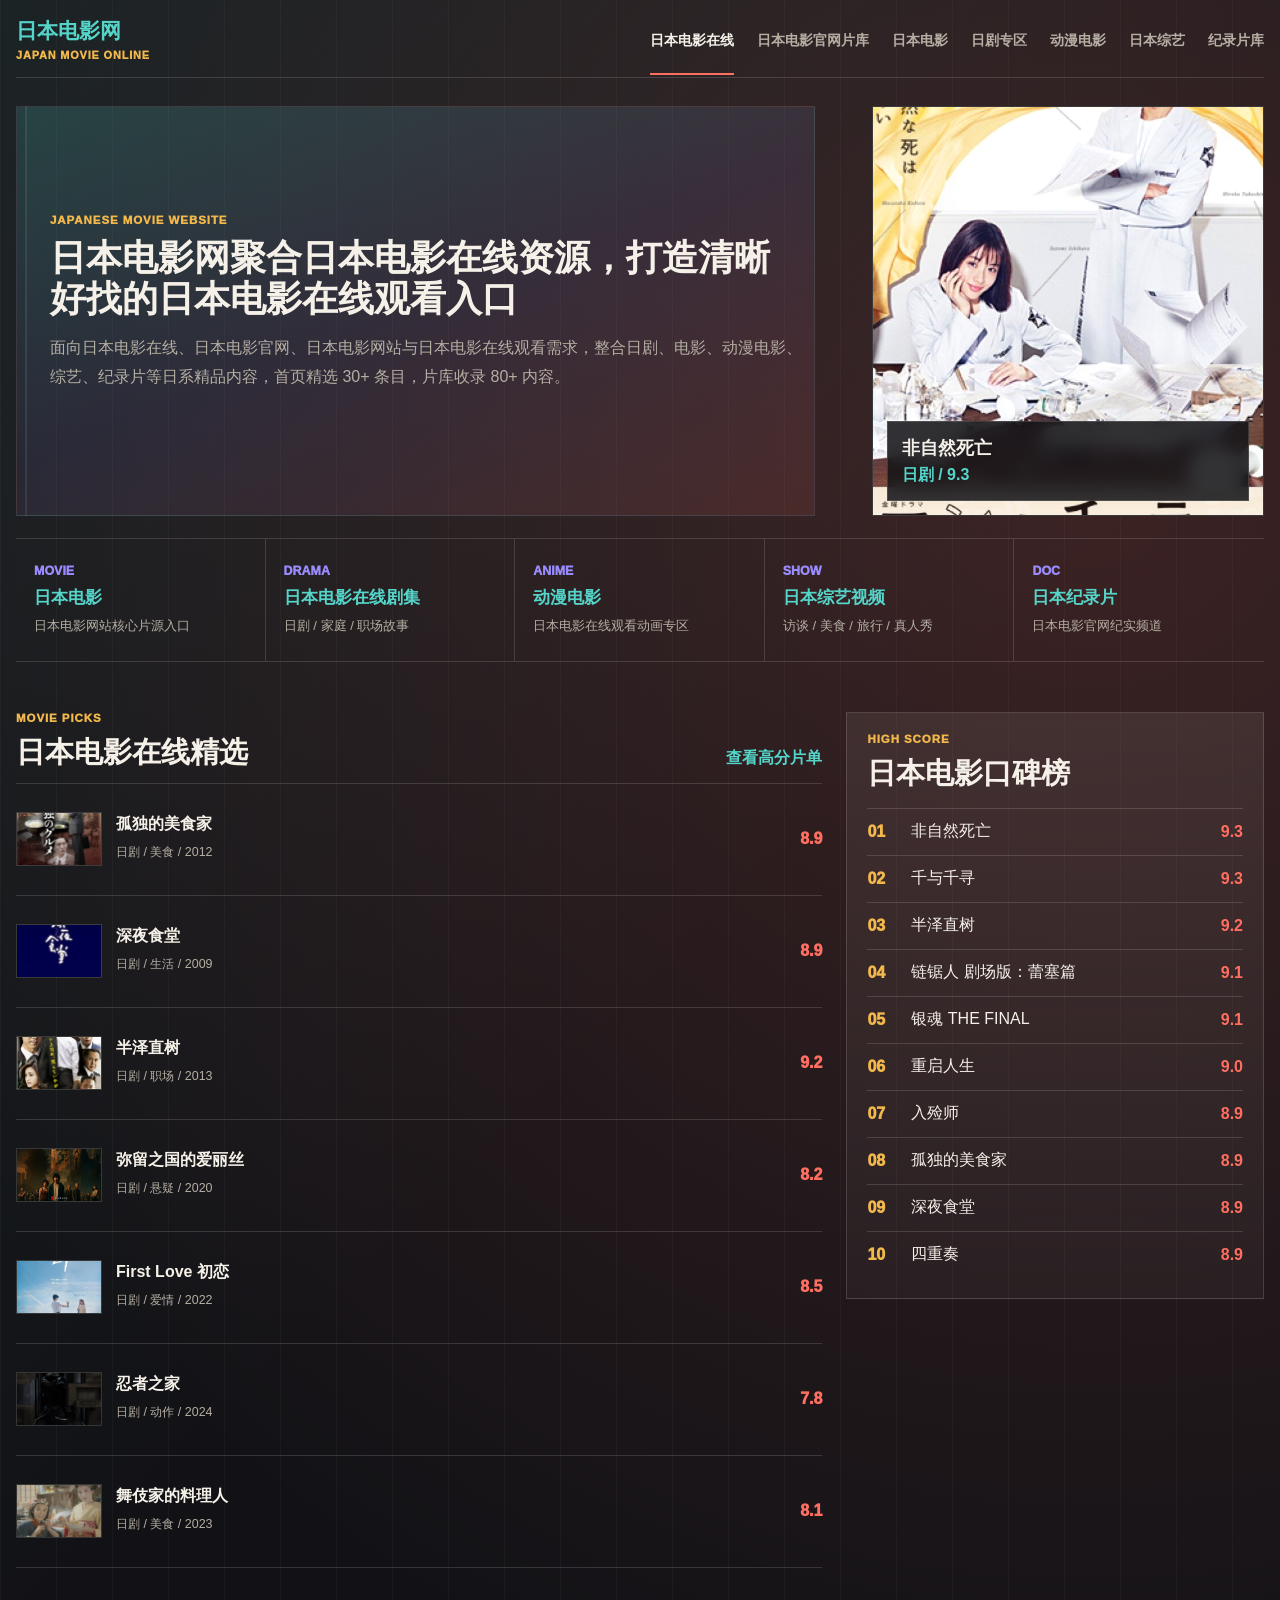
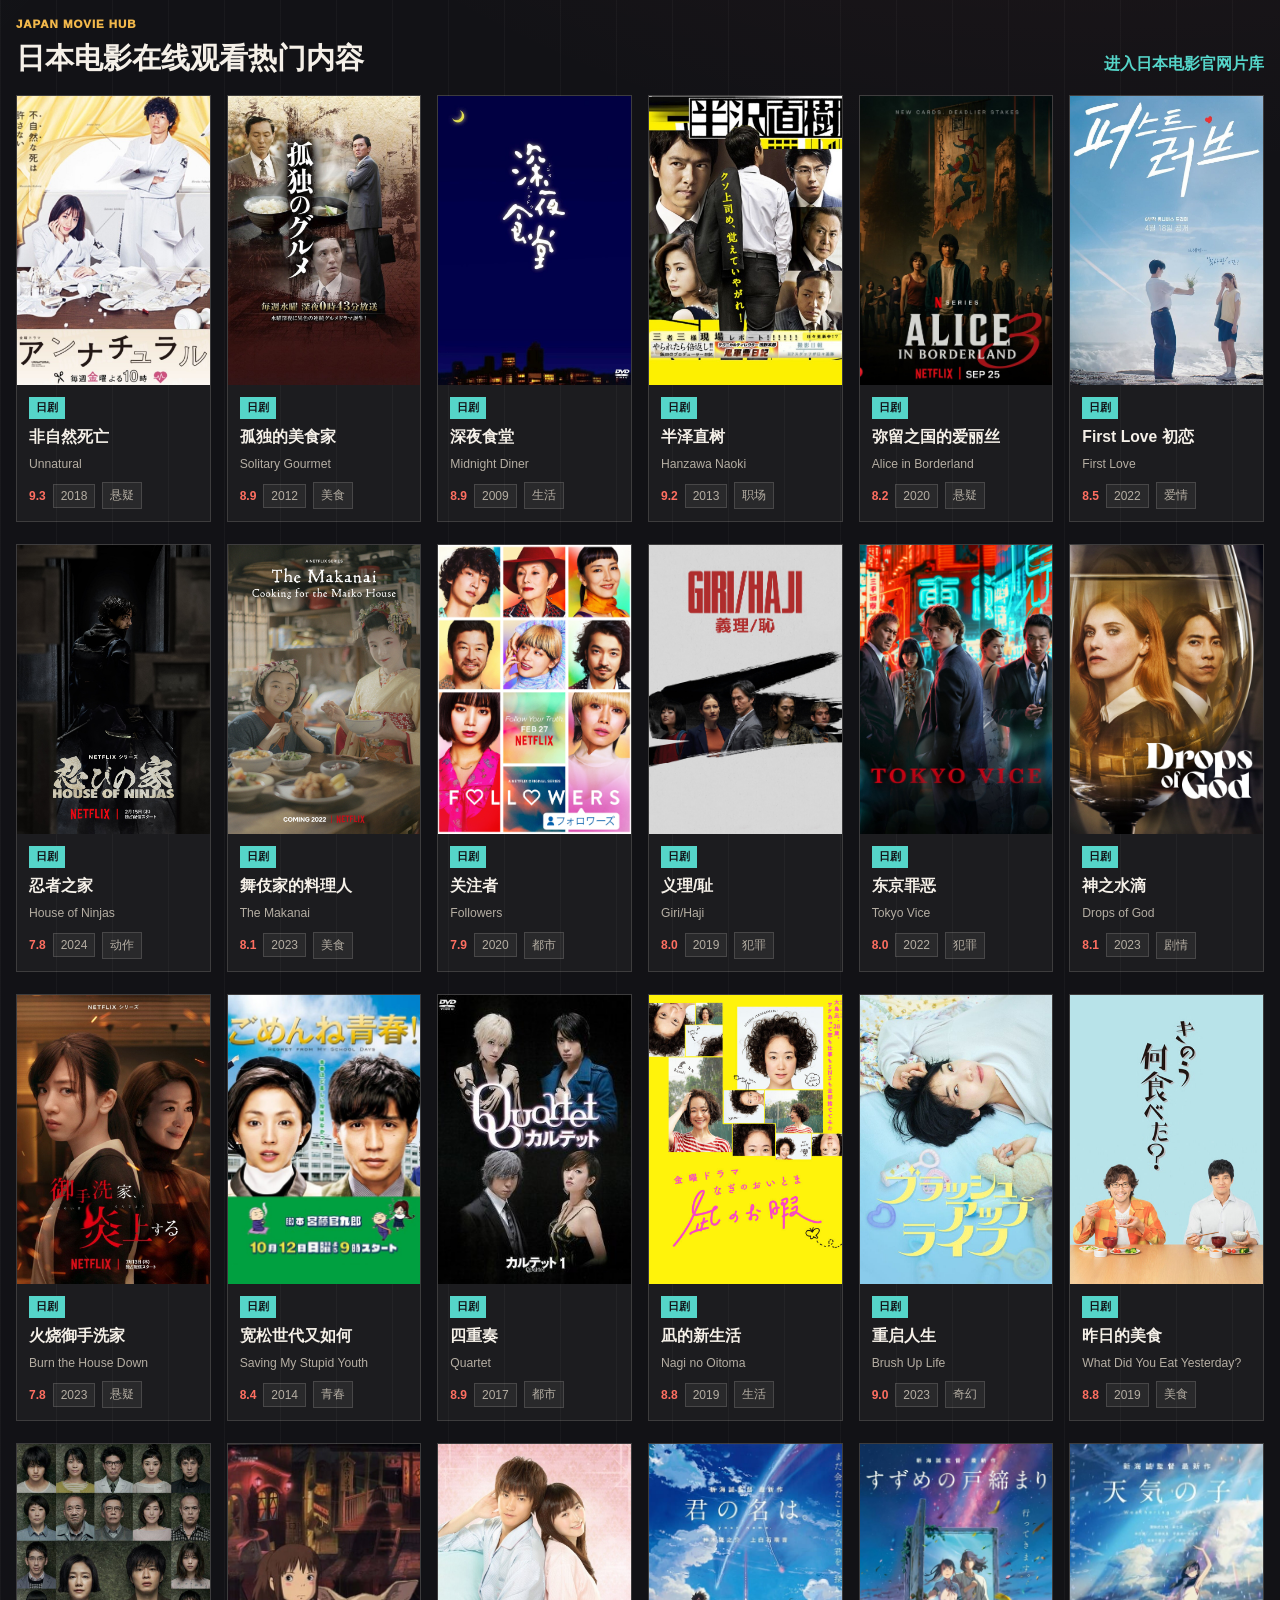
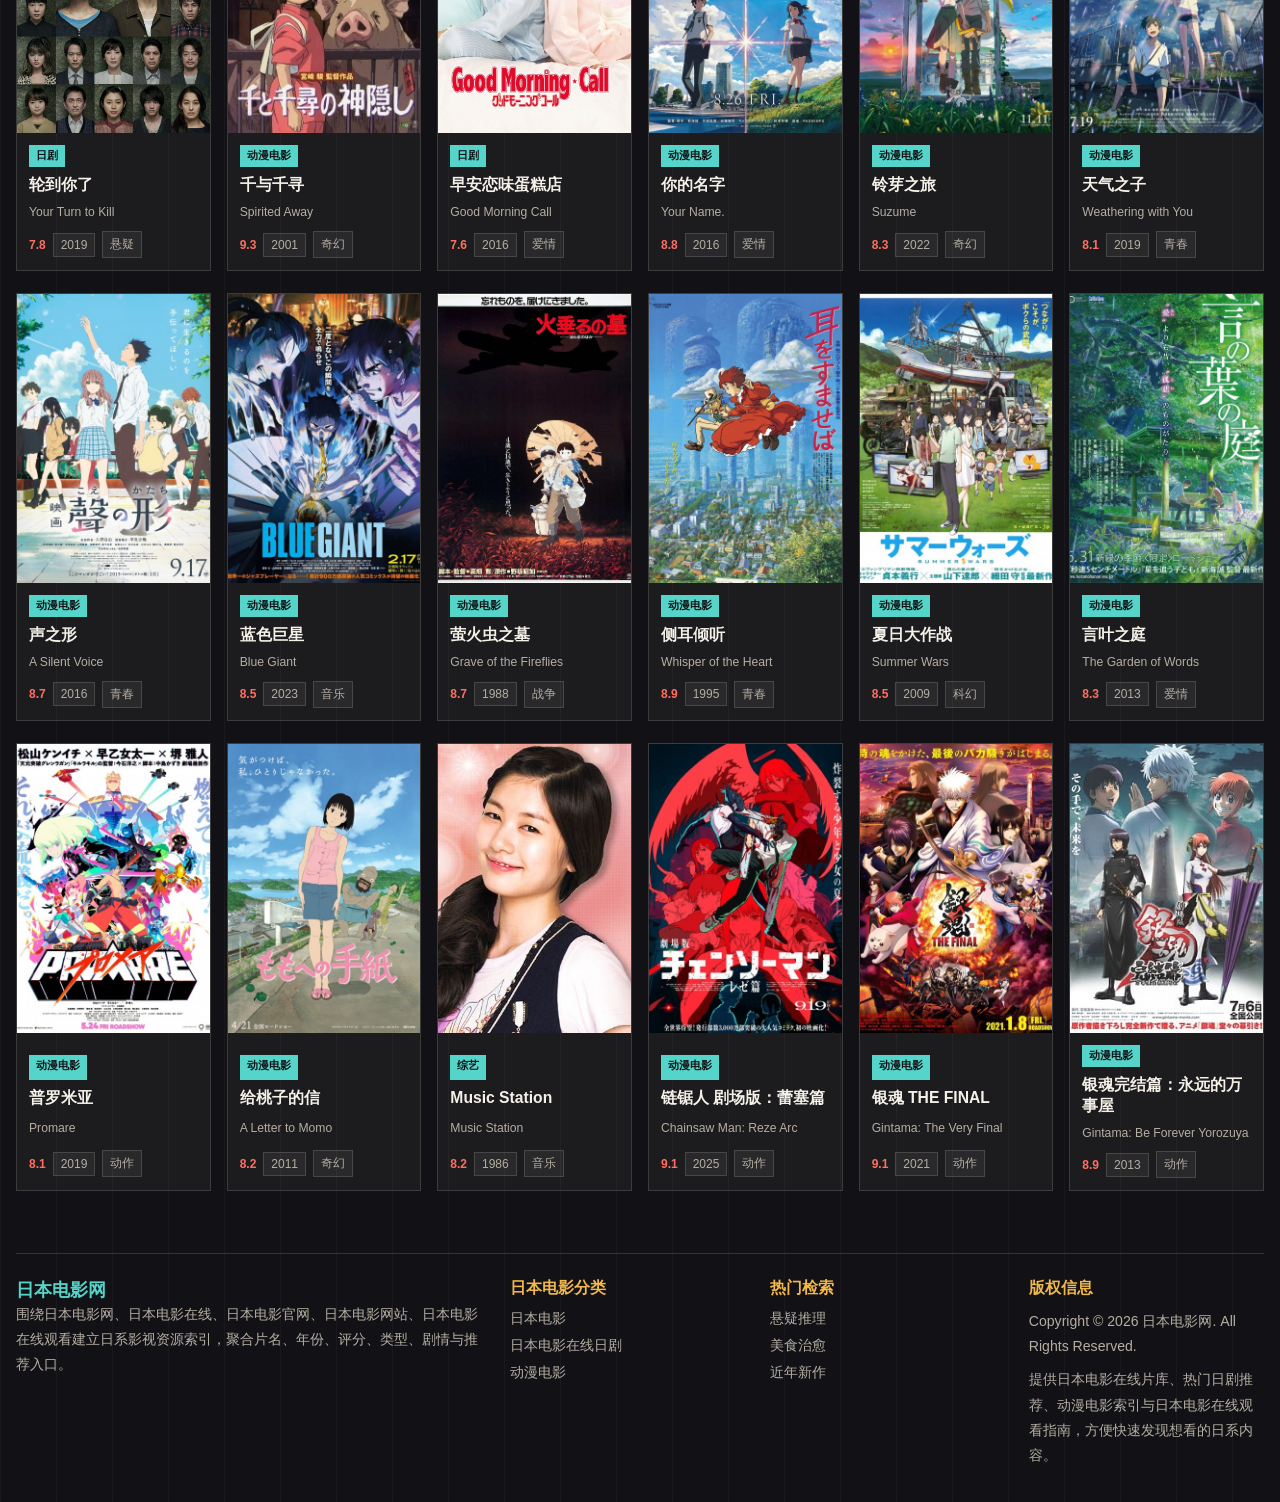
<file: index.html>
<!doctype html>
<html lang="zh-CN">
  <head>
    <meta charset="UTF-8" />
    <meta name="viewport" content="width=device-width, initial-scale=1.0" />
    <title>日本电影在线观看-海量资源库日系精品聚合-日本电影精彩视频高清在线观看平台</title>
    <meta name="keywords" content="日本电影,在线观看,海量资源,日本视频,精彩视频,观看平台,高清在线" />
    <meta name="description" content="日本电影在线观看是2026年全新升级的在线影院，聚合日本全分区海量影视资源，涵盖日剧、电影、动漫、综艺、纪录片等。支持多端同步访问，海量高清精彩视频每日更新，无需下载即可观看，全部免费开放。" />
    <link rel="stylesheet" href="./styles.css" />
  </head>
  <body data-page="home">
    <header class="masthead">
      <a class="brand" href="./index.html" aria-label="日本电影网首页">
        <strong>日本电影网</strong>
        <span>JAPAN MOVIE ONLINE</span>
      </a>
      <nav class="nav" aria-label="主导航">
        <a class="active" href="./index.html">日本电影在线</a>
        <a href="./library.html">日本电影官网片库</a>
        <a href="./library.html?kind=日本电影">日本电影</a>
        <a href="./library.html?kind=日剧">日剧专区</a>
        <a href="./library.html?kind=动漫电影">动漫电影</a>
        <a href="./library.html?kind=综艺">日本综艺</a>
        <a href="./library.html?kind=纪录片">纪录片库</a>
      </nav>
    </header>

    <main>
      <section class="hero">
        <div class="hero-art" aria-hidden="true"></div>
        <div class="hero-copy">
          <p class="label">Japanese Movie Website</p>
          <h1>日本电影网聚合日本电影在线资源，打造清晰好找的日本电影在线观看入口</h1>
          <p>面向日本电影在线、日本电影官网、日本电影网站与日本电影在线观看需求，整合日剧、电影、动漫电影、综艺、纪录片等日系精品内容，首页精选 30+ 条目，片库收录 80+ 内容。</p>
        </div>
        <div class="hero-pick" id="leadFeature"></div>
      </section>

      <section class="channel-strip" aria-label="内容频道">
        <a href="./library.html?kind=日本电影"><span>Movie</span><b>日本电影</b><em>日本电影网站核心片源入口</em></a>
        <a href="./library.html?kind=日剧"><span>Drama</span><b>日本电影在线剧集</b><em>日剧 / 家庭 / 职场故事</em></a>
        <a href="./library.html?kind=动漫电影"><span>Anime</span><b>动漫电影</b><em>日本电影在线观看动画专区</em></a>
        <a href="./library.html?kind=综艺"><span>Show</span><b>日本综艺视频</b><em>访谈 / 美食 / 旅行 / 真人秀</em></a>
        <a href="./library.html?kind=纪录片"><span>Doc</span><b>日本纪录片</b><em>日本电影官网纪实频道</em></a>
      </section>

      <section class="section editorial">
        <div>
          <div class="section-head tight">
            <div>
              <p class="label">Movie Picks</p>
              <h2>日本电影在线精选</h2>
            </div>
            <a href="./library.html?sort=score">查看高分片单</a>
          </div>
          <div class="feature-list" id="editorList"></div>
        </div>
        <aside class="pulse-board">
          <p class="label">High Score</p>
          <h2>日本电影口碑榜</h2>
          <ol id="scoreList"></ol>
        </aside>
      </section>

      <section class="section">
        <div class="section-head">
          <div>
            <p class="label">Japan Movie Hub</p>
            <h2>日本电影在线观看热门内容</h2>
          </div>
          <a href="./library.html">进入日本电影官网片库</a>
        </div>
        <div class="catalog-grid" id="homeGrid"></div>
      </section>
    </main>

    <footer class="site-footer">
      <div>
        <strong>日本电影网</strong>
        <p>围绕日本电影网、日本电影在线、日本电影官网、日本电影网站、日本电影在线观看建立日系影视资源索引，聚合片名、年份、评分、类型、剧情与推荐入口。</p>
      </div>
      <div>
        <h3>日本电影分类</h3>
        <a href="./library.html?kind=日本电影">日本电影</a>
        <a href="./library.html?kind=日剧">日本电影在线日剧</a>
        <a href="./library.html?kind=动漫电影">动漫电影</a>
      </div>
      <div>
        <h3>热门检索</h3>
        <a href="./library.html?genre=悬疑">悬疑推理</a>
        <a href="./library.html?genre=美食">美食治愈</a>
        <a href="./library.html?sort=year">近年新作</a>
      </div>
      <div>
        <h3>版权信息</h3>
        <p>Copyright © 2026 日本电影网. All Rights Reserved.</p>
        <p>提供日本电影在线片库、热门日剧推荐、动漫电影索引与日本电影在线观看指南，方便快速发现想看的日系内容。</p>
      </div>
    </footer>
    <script src="./app.js"></script>
  </body>
</html>
</file>
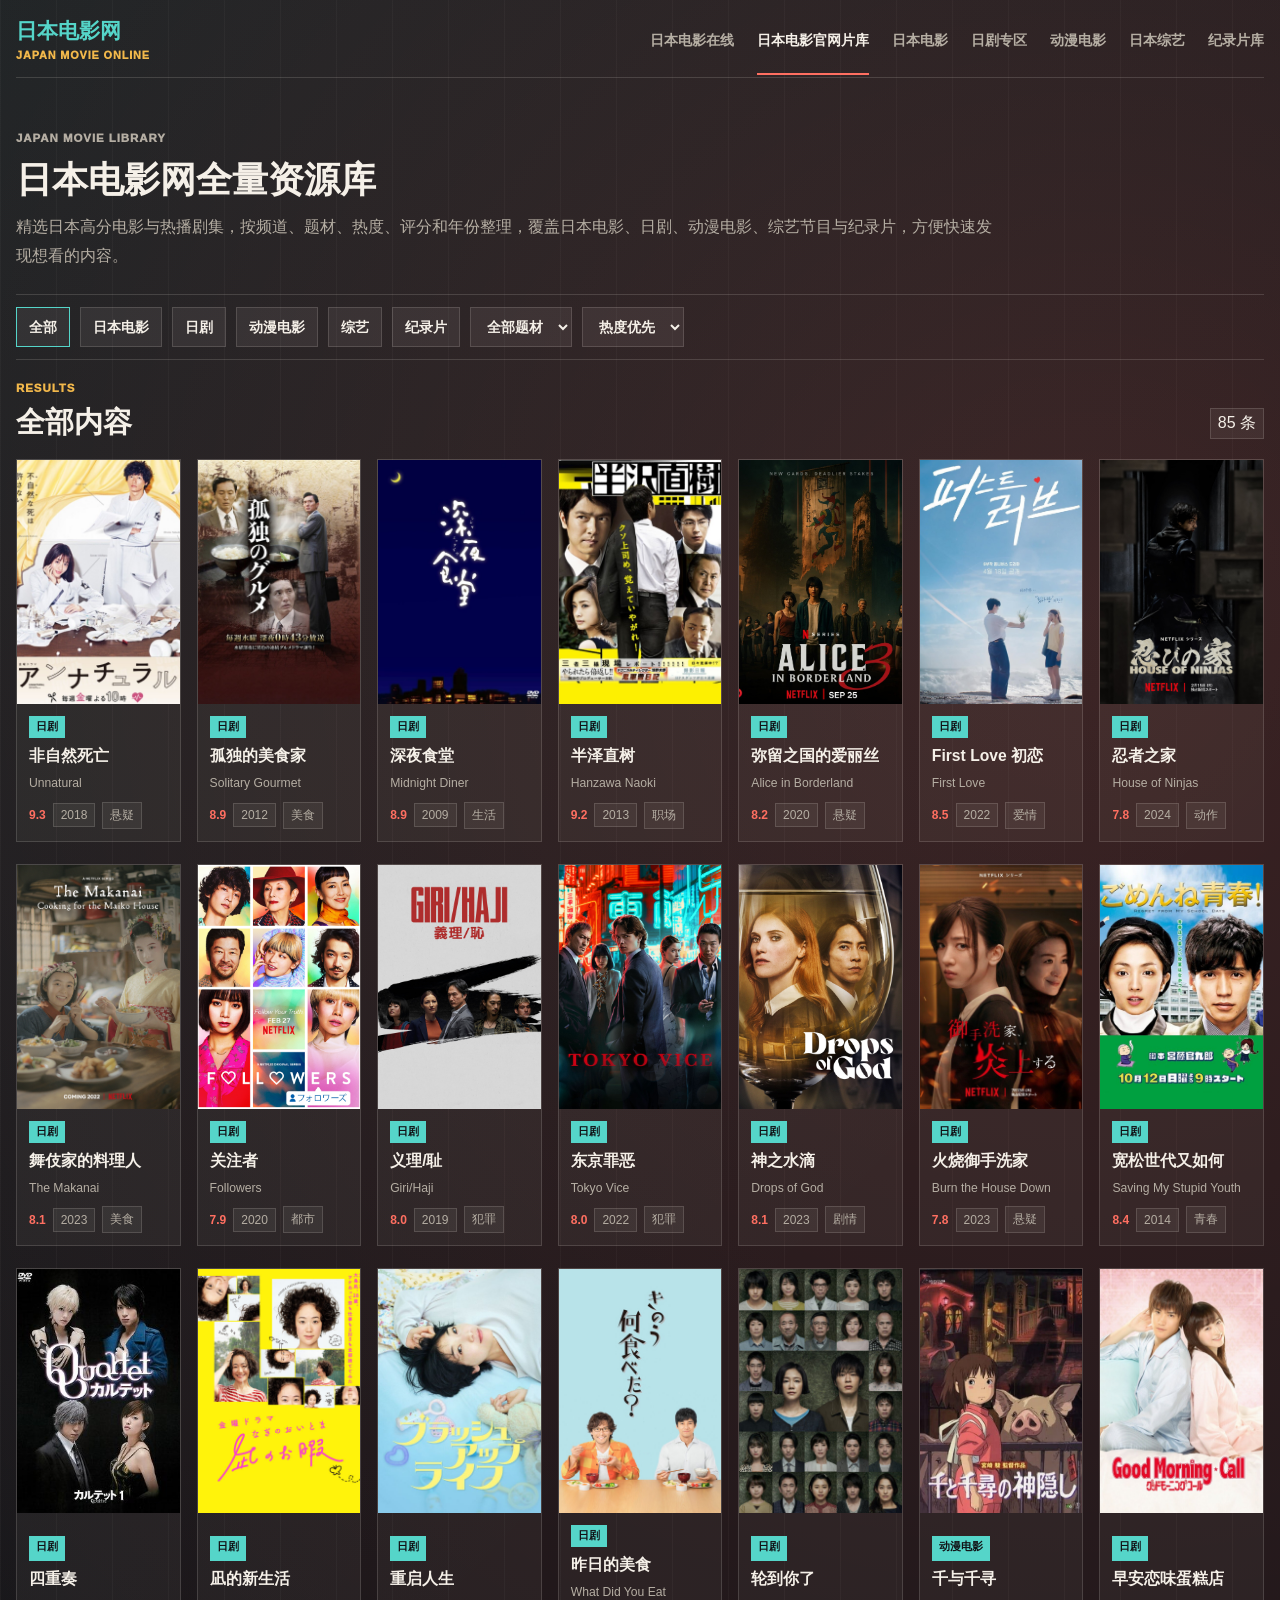
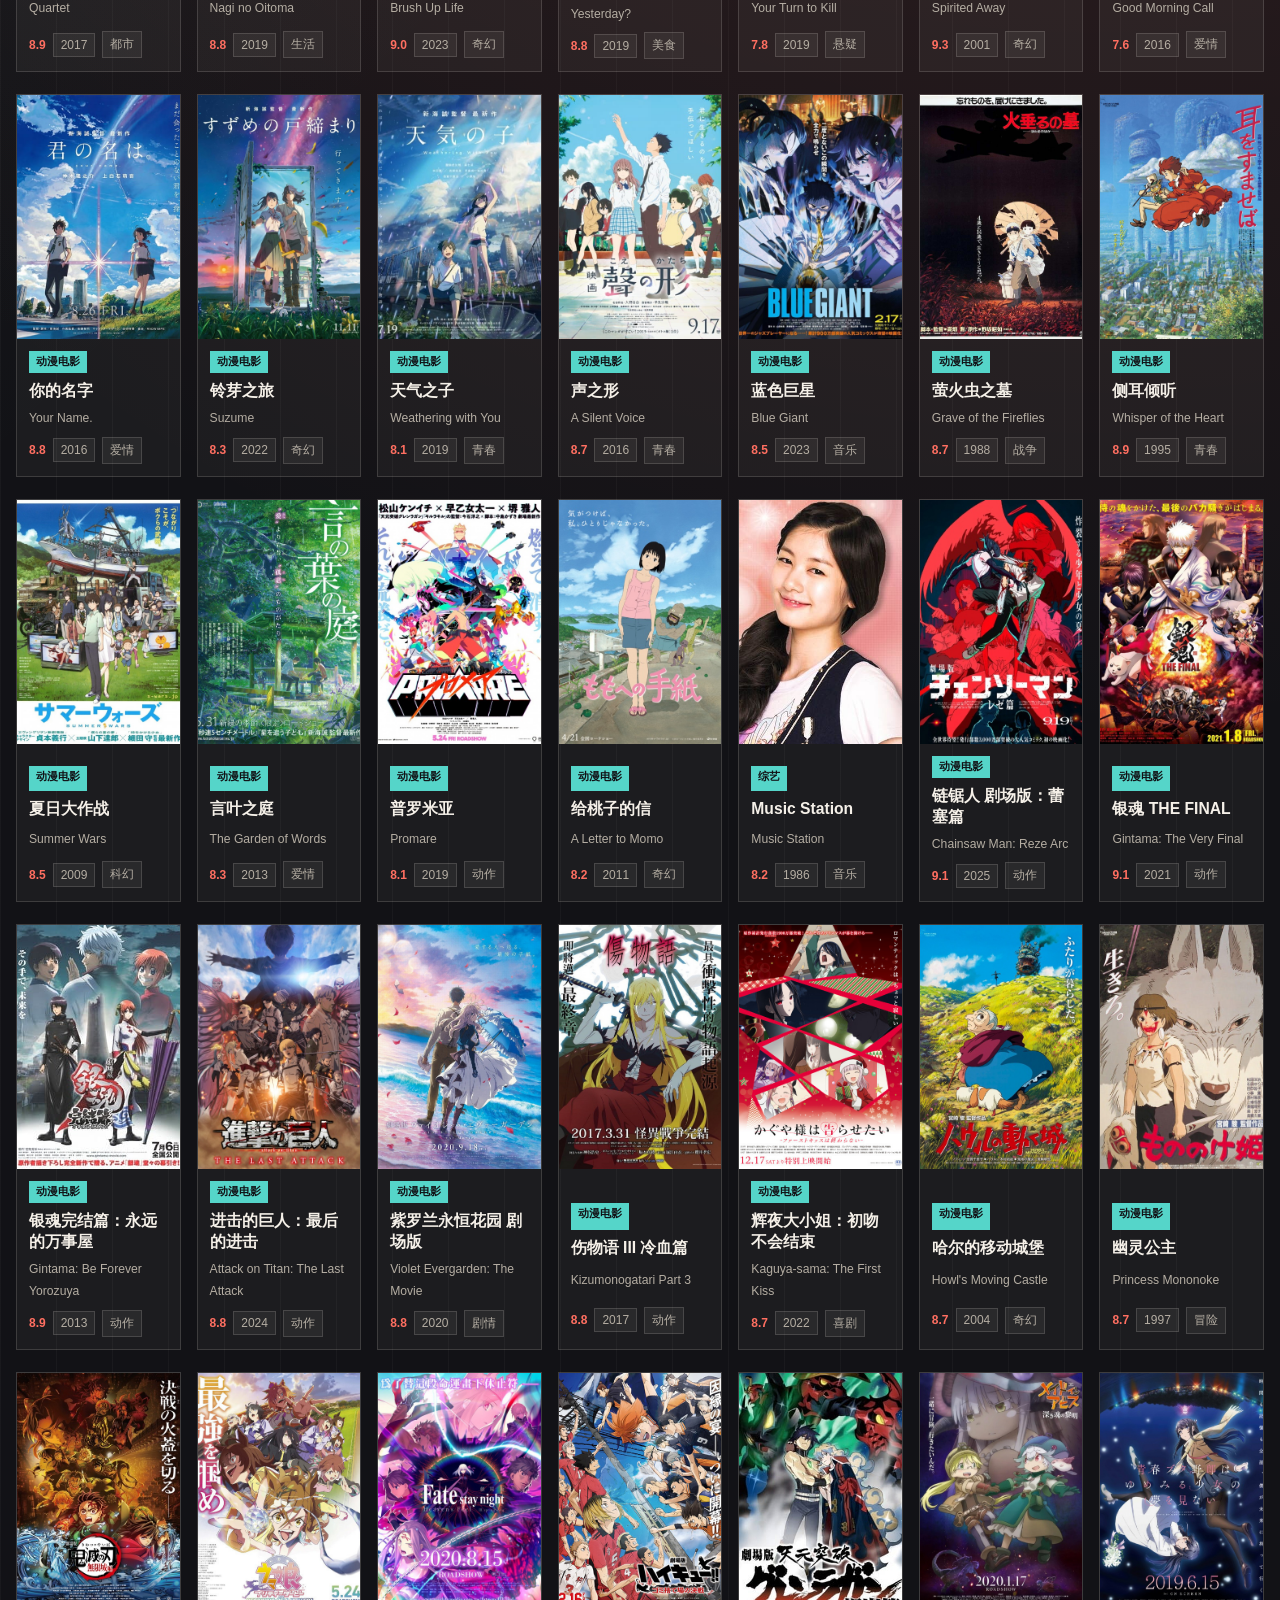
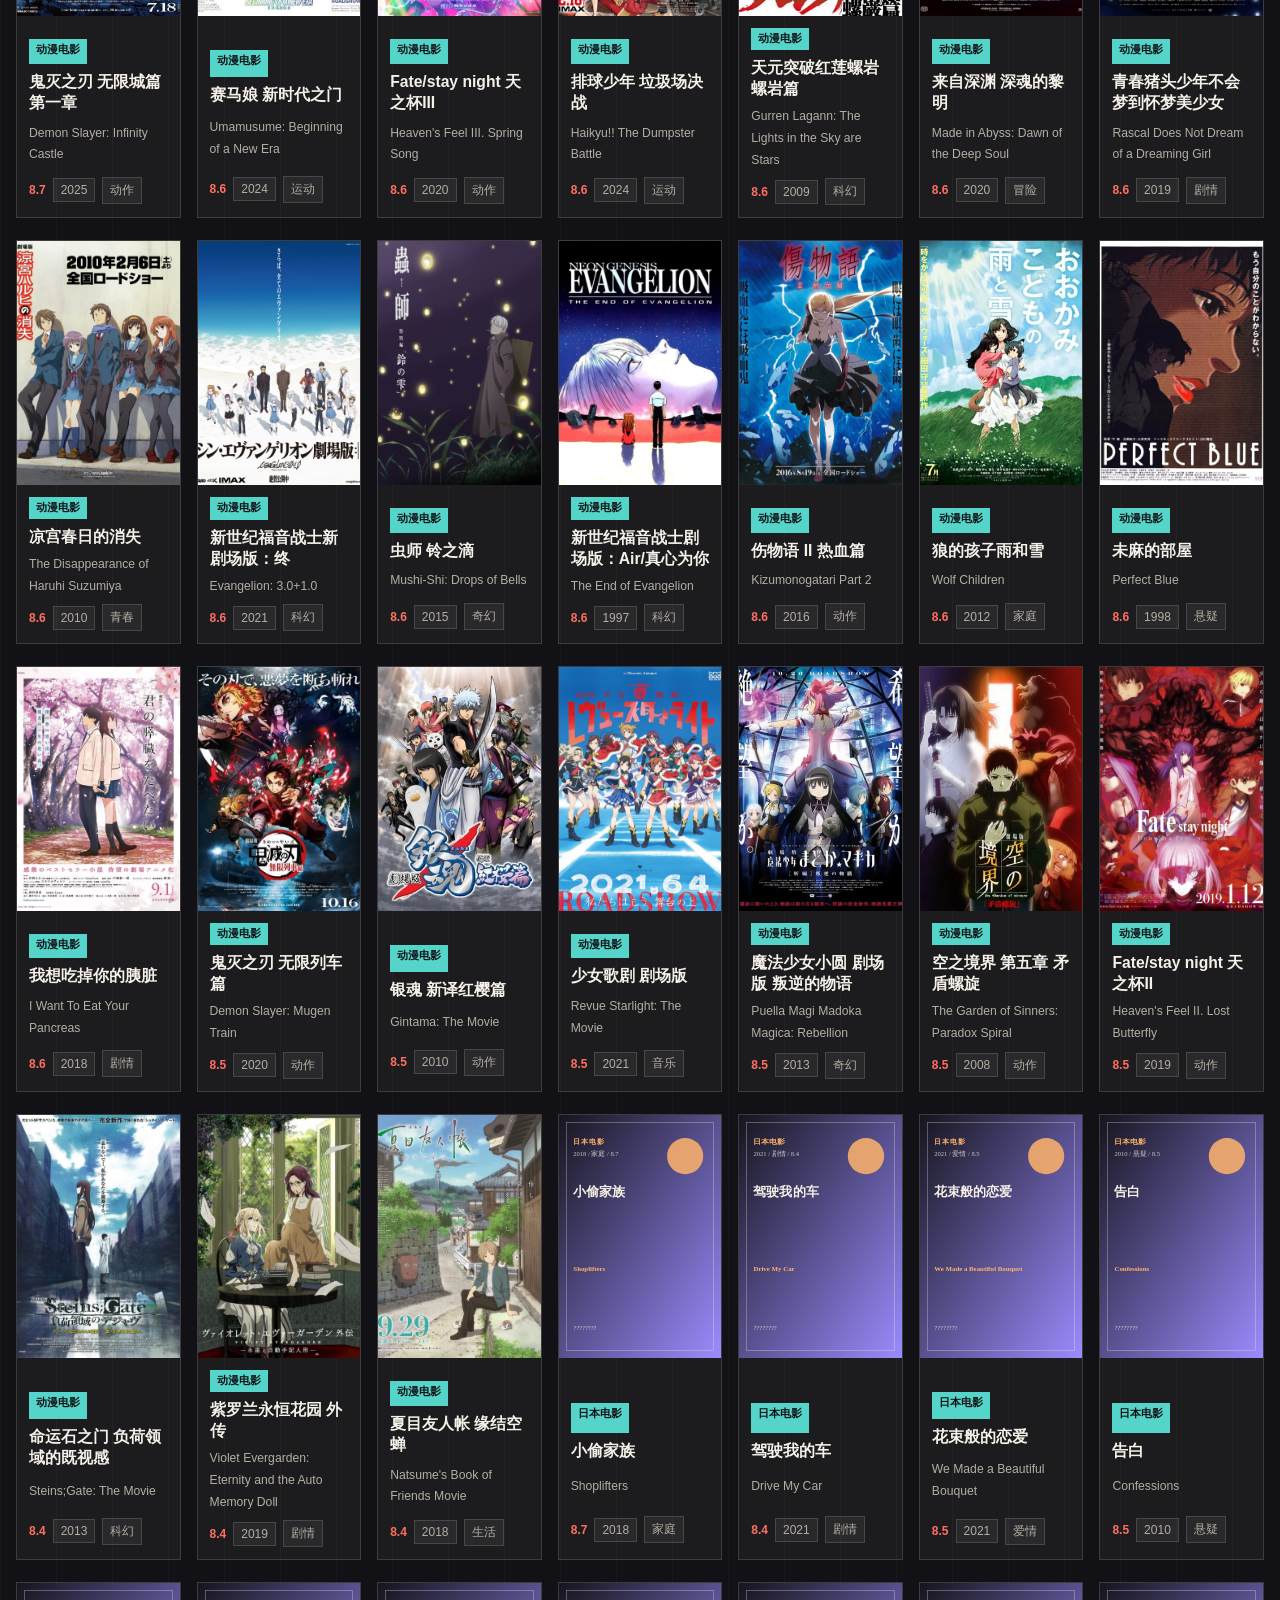
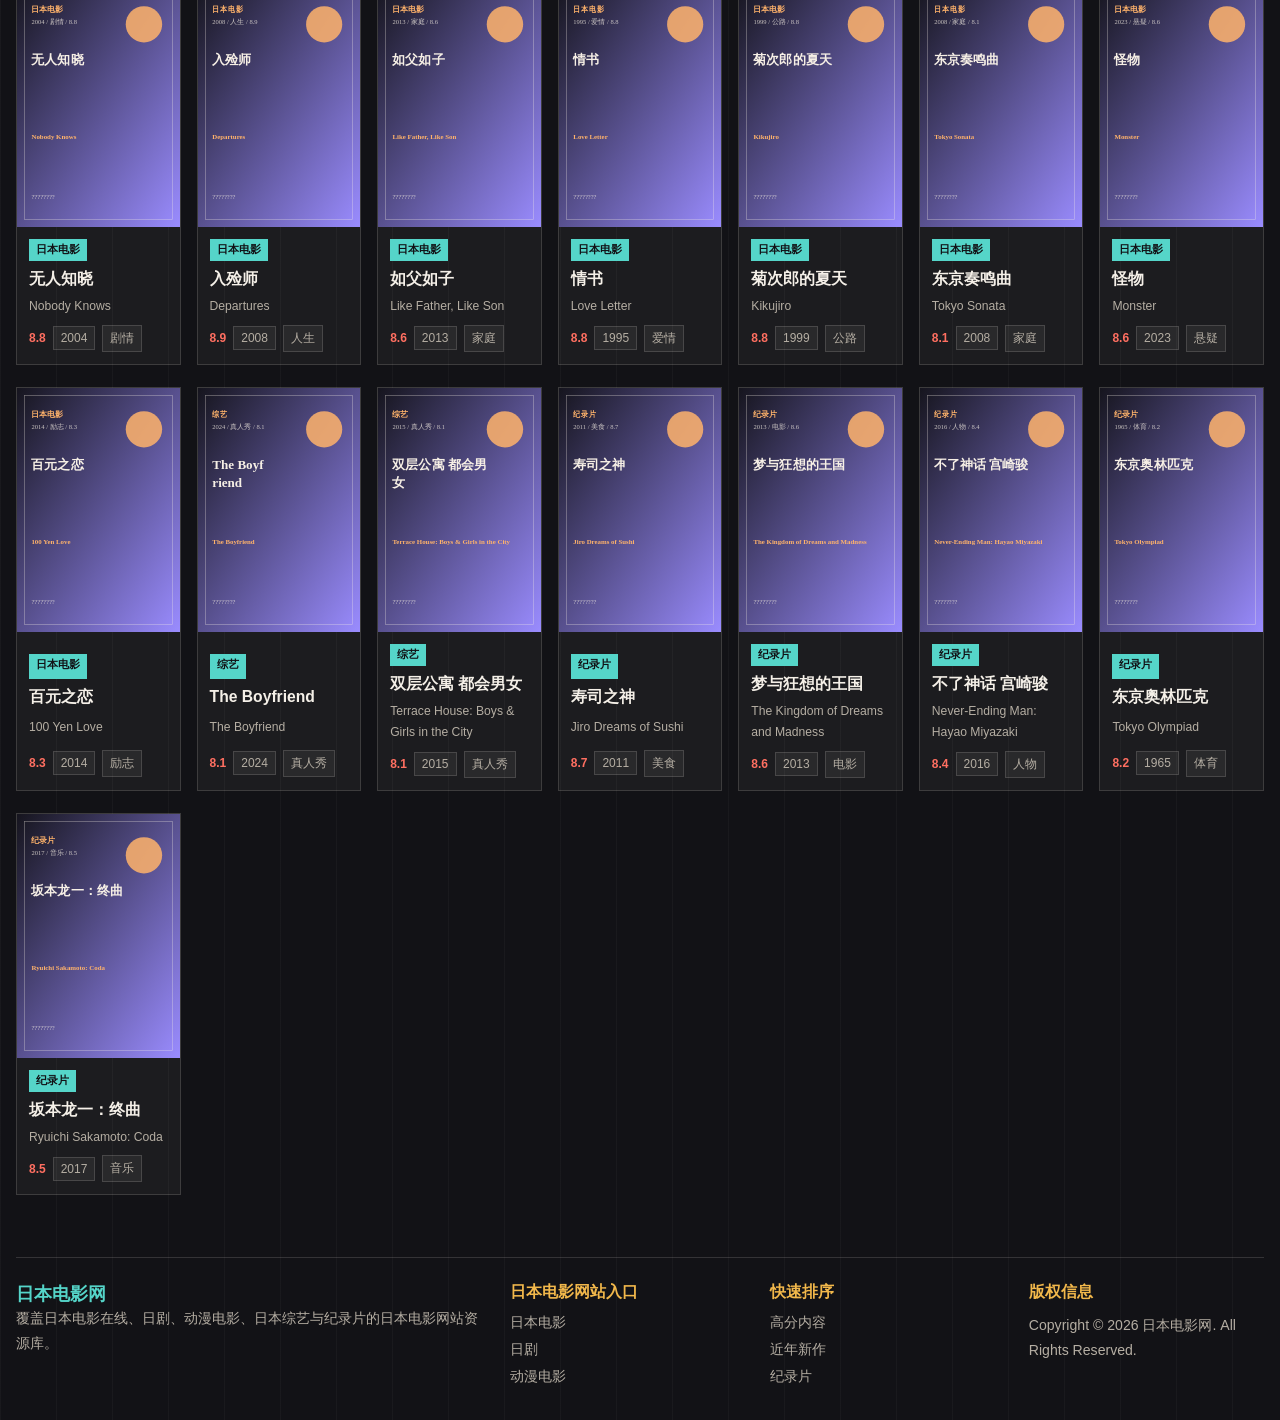
<file: library.html>
<!doctype html>
<html lang="zh-CN">
  <head>
    <meta charset="UTF-8" />
    <meta name="viewport" content="width=device-width, initial-scale=1.0" />
    <title>日本电影在线观看-海量资源库日系精品聚合-日本电影精彩视频高清在线观看平台</title>
    <meta name="keywords" content="日本电影,在线观看,海量资源,日本视频,精彩视频,观看平台,高清在线" />
    <meta name="description" content="日本电影在线观看是2026年全新升级的在线影院，聚合日本全分区海量影视资源，涵盖日剧、电影、动漫、综艺、纪录片等。支持多端同步访问，海量高清精彩视频每日更新，无需下载即可观看，全部免费开放。" />
    <link rel="stylesheet" href="./styles.css" />
  </head>
  <body data-page="library">
    <header class="masthead">
      <a class="brand" href="./index.html" aria-label="日本电影网首页">
        <strong>日本电影网</strong>
        <span>JAPAN MOVIE ONLINE</span>
      </a>
      <nav class="nav" aria-label="主导航">
        <a href="./index.html">日本电影在线</a>
        <a class="active" href="./library.html">日本电影官网片库</a>
        <a href="./library.html?kind=日本电影">日本电影</a>
        <a href="./library.html?kind=日剧">日剧专区</a>
        <a href="./library.html?kind=动漫电影">动漫电影</a>
        <a href="./library.html?kind=综艺">日本综艺</a>
        <a href="./library.html?kind=纪录片">纪录片库</a>
      </nav>
    </header>

    <main>
      <section class="page-heading">
        <p class="label">Japan Movie Library</p>
        <h1>日本电影网全量资源库</h1>
        <p>精选日本高分电影与热播剧集，按频道、题材、热度、评分和年份整理，覆盖日本电影、日剧、动漫电影、综艺节目与纪录片，方便快速发现想看的内容。</p>
      </section>

      <section class="toolline" aria-label="片库筛选">
        <button data-kind="全部">全部</button>
        <button data-kind="日本电影">日本电影</button>
        <button data-kind="日剧">日剧</button>
        <button data-kind="动漫电影">动漫电影</button>
        <button data-kind="综艺">综艺</button>
        <button data-kind="纪录片">纪录片</button>
        <select id="genreSelect" aria-label="题材筛选">
          <option value="">全部题材</option>
        </select>
        <select id="sortSelect" aria-label="片库排序">
          <option value="hot">热度优先</option>
          <option value="score">评分优先</option>
          <option value="year">年份优先</option>
        </select>
      </section>

      <section class="section compact">
        <div class="section-head">
          <div>
            <p class="label">Results</p>
            <h2 id="libraryTitle">全部内容</h2>
          </div>
          <span class="count" id="resultCount">0 条</span>
        </div>
        <div class="catalog-grid library-grid" id="libraryGrid"></div>
      </section>
    </main>

    <footer class="site-footer">
      <div>
        <strong>日本电影网</strong>
        <p>覆盖日本电影在线、日剧、动漫电影、日本综艺与纪录片的日本电影网站资源库。</p>
      </div>
      <div>
        <h3>日本电影网站入口</h3>
        <a href="./library.html?kind=日本电影">日本电影</a>
        <a href="./library.html?kind=日剧">日剧</a>
        <a href="./library.html?kind=动漫电影">动漫电影</a>
      </div>
      <div>
        <h3>快速排序</h3>
        <a href="./library.html?sort=score">高分内容</a>
        <a href="./library.html?sort=year">近年新作</a>
        <a href="./library.html?kind=纪录片">纪录片</a>
      </div>
      <div>
        <h3>版权信息</h3>
        <p>Copyright © 2026 日本电影网. All Rights Reserved.</p>
      </div>
    </footer>
    <script src="./app.js"></script>
  </body>
</html>
</file>
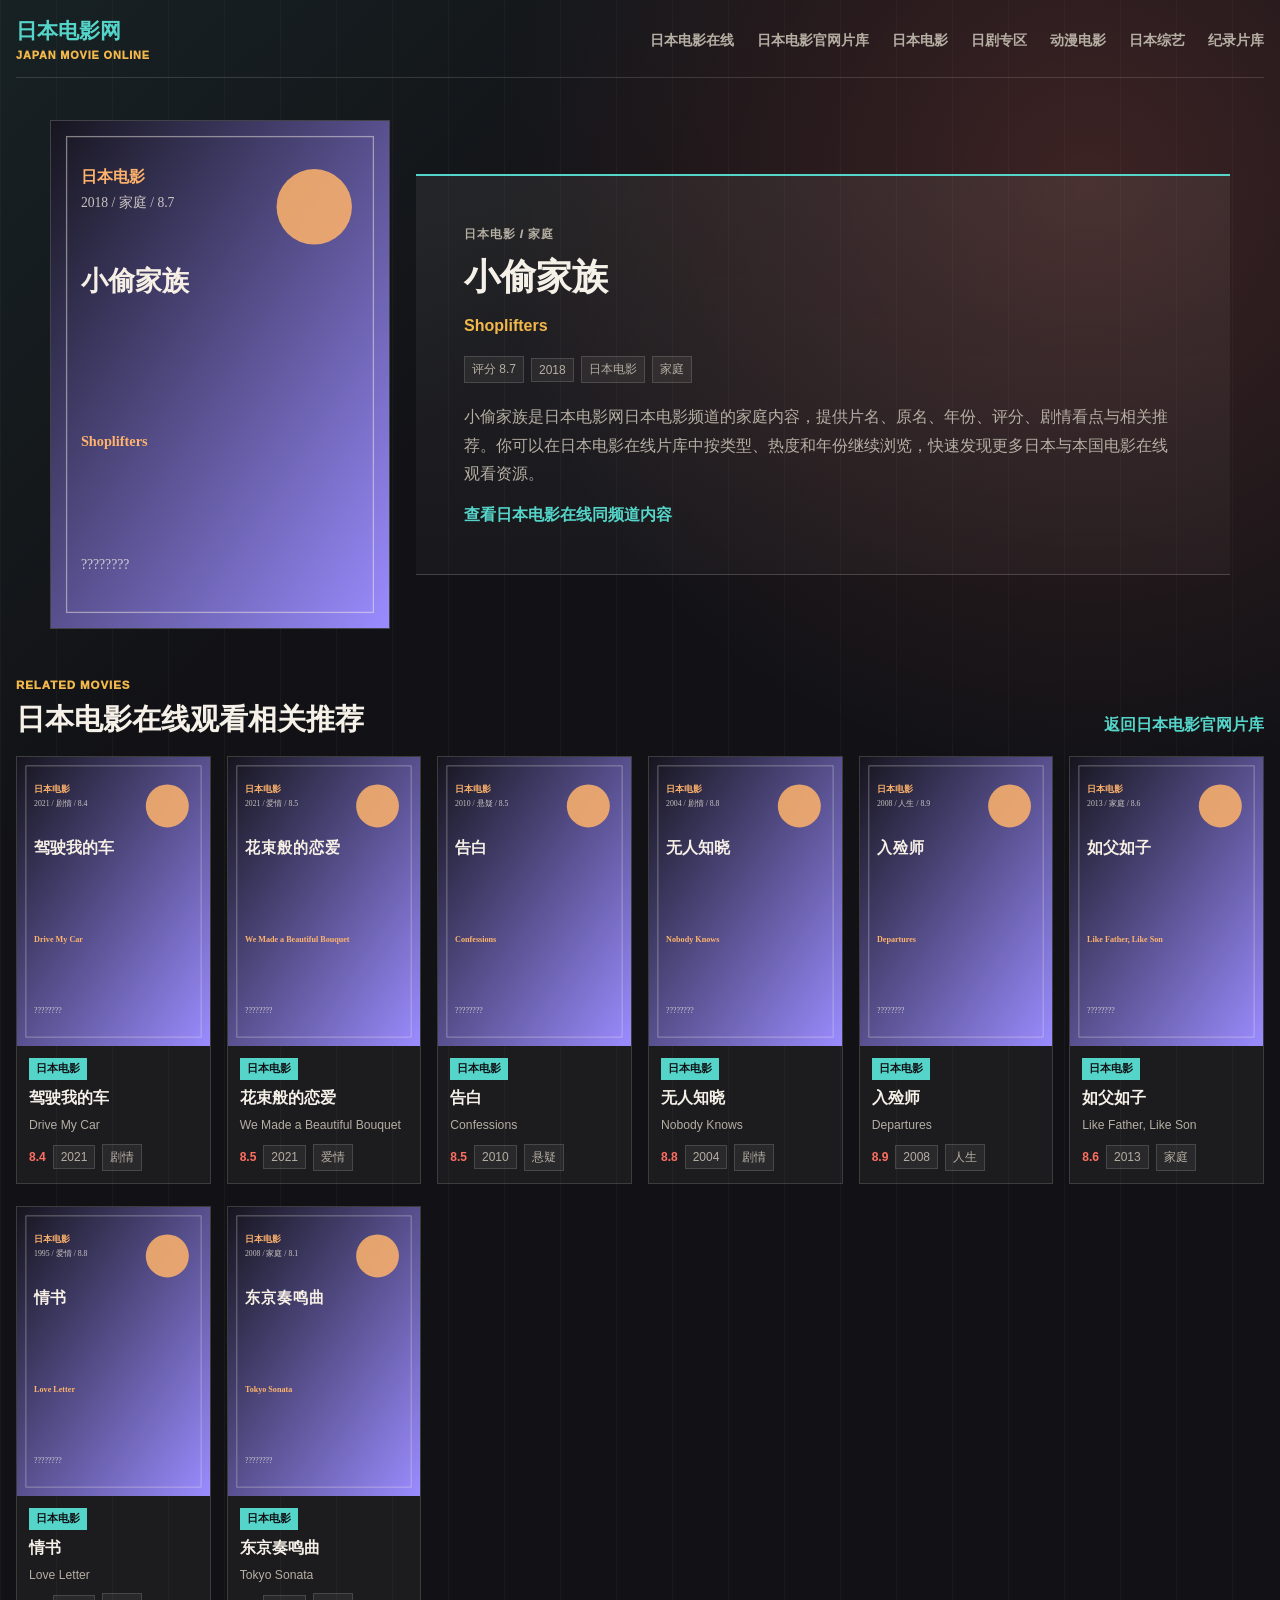
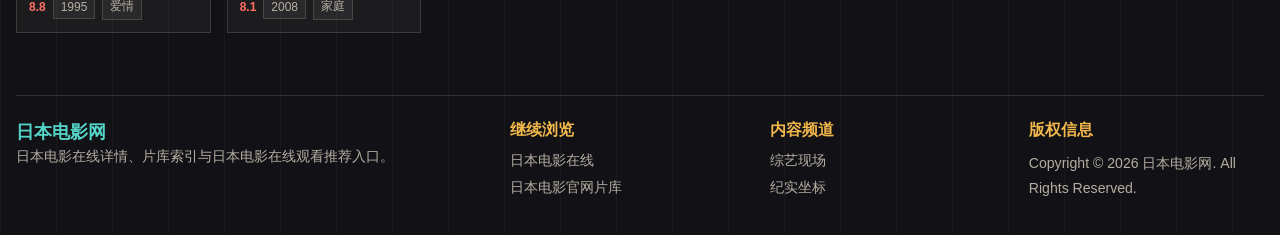
<file: movie.html>
<!doctype html>
<html lang="zh-CN">
  <head>
    <meta charset="UTF-8" />
    <meta name="viewport" content="width=device-width, initial-scale=1.0" />
    <title>日本电影在线观看-海量资源库日系精品聚合-日本电影精彩视频高清在线观看平台</title>
    <meta name="keywords" content="日本电影,在线观看,海量资源,日本视频,精彩视频,观看平台,高清在线" />
    <meta name="description" content="日本电影在线观看是2026年全新升级的在线影院，聚合日本全分区海量影视资源，涵盖日剧、电影、动漫、综艺、纪录片等。支持多端同步访问，海量高清精彩视频每日更新，无需下载即可观看，全部免费开放。" />
    <link rel="stylesheet" href="./styles.css" />
  </head>
  <body data-page="detail">
    <header class="masthead">
      <a class="brand" href="./index.html" aria-label="日本电影网首页">
        <strong>日本电影网</strong>
        <span>JAPAN MOVIE ONLINE</span>
      </a>
      <nav class="nav" aria-label="主导航">
        <a href="./index.html">日本电影在线</a>
        <a href="./library.html">日本电影官网片库</a>
        <a href="./library.html?kind=日本电影">日本电影</a>
        <a href="./library.html?kind=日剧">日剧专区</a>
        <a href="./library.html?kind=动漫电影">动漫电影</a>
        <a href="./library.html?kind=综艺">日本综艺</a>
        <a href="./library.html?kind=纪录片">纪录片库</a>
      </nav>
    </header>

    <main>
      <section class="detail-layout" id="detailRoot"></section>
      <section class="section">
        <div class="section-head">
          <div>
            <p class="label">Related Movies</p>
            <h2>日本电影在线观看相关推荐</h2>
          </div>
          <a href="./library.html">返回日本电影官网片库</a>
        </div>
        <div class="catalog-grid" id="relatedGrid"></div>
      </section>
    </main>

    <footer class="site-footer">
      <div>
        <strong>日本电影网</strong>
        <p>日本电影在线详情、片库索引与日本电影在线观看推荐入口。</p>
      </div>
      <div>
        <h3>继续浏览</h3>
        <a href="./index.html">日本电影在线</a>
        <a href="./library.html">日本电影官网片库</a>
      </div>
      <div>
        <h3>内容频道</h3>
        <a href="./library.html?kind=综艺">综艺现场</a>
        <a href="./library.html?kind=纪录片">纪实坐标</a>
      </div>
      <div>
        <h3>版权信息</h3>
        <p>Copyright © 2026 日本电影网. All Rights Reserved.</p>
      </div>
    </footer>
    <script src="./app.js"></script>
  </body>
</html>
</file>
<file: styles.css>
:root {
  color-scheme: dark;
  font-family: "Microsoft YaHei UI", "PingFang SC", "Noto Sans SC", Arial, sans-serif;
  --night: #121216;
  --deck: #191a1f;
  --panel: #22242b;
  --ink: #f5f0e8;
  --muted: #b5aea3;
  --line: rgba(245, 240, 232, .15);
  --teal: #55d5c9;
  --coral: #ff6f61;
  --amber: #f2b84b;
  --violet: #9a8cff;
}

* { box-sizing: border-box; }
html { scroll-behavior: smooth; }
body {
  margin: 0;
  min-height: 100vh;
  color: var(--ink);
  background:
    linear-gradient(135deg, rgba(85, 213, 201, .08), transparent 28%),
    radial-gradient(circle at 85% 10%, rgba(255, 111, 97, .18), transparent 30%),
    linear-gradient(90deg, rgba(245, 240, 232, .035) 1px, transparent 1px) 0 0 / 56px 56px,
    var(--night);
}
a { color: inherit; text-decoration: none; }
button, select { font: inherit; }
img { display: block; max-width: 100%; }
h1, h2, h3, p, figure { margin-top: 0; }

.masthead,
.hero,
.channel-strip,
.section,
.page-heading,
.toolline,
.site-footer {
  width: min(1480px, calc(100% - 32px));
  margin-left: auto;
  margin-right: auto;
}

.masthead {
  min-height: 78px;
  display: grid;
  grid-template-columns: auto minmax(0, 1fr);
  gap: 26px;
  align-items: center;
  border-bottom: 1px solid var(--line);
}
.brand { display: grid; gap: 4px; white-space: nowrap; }
.brand strong { color: var(--teal); font-size: 1.32rem; letter-spacing: 0; }
.brand span { color: var(--amber); font-size: .68rem; font-weight: 950; letter-spacing: .08em; }
.nav {
  display: flex;
  justify-content: end;
  gap: clamp(10px, 1.8vw, 24px);
  overflow-x: auto;
  white-space: nowrap;
  color: var(--muted);
  font-size: .9rem;
  font-weight: 850;
}
.nav a {
  padding: 28px 0 23px;
  border-bottom: 2px solid transparent;
}
.nav a.active,
.nav a:hover {
  color: var(--ink);
  border-color: var(--coral);
}

.hero {
  position: relative;
  display: grid;
  grid-template-columns: minmax(0, .98fr) minmax(280px, .46fr);
  gap: 20px;
  padding: 28px 0 22px;
  overflow: hidden;
}
.hero-art {
  position: absolute;
  inset: 28px 36% 22px 0;
  border: 1px solid var(--line);
  background:
    linear-gradient(90deg, rgba(18, 18, 22, .1) 0 8px, rgba(245, 240, 232, .16) 8px 10px, transparent 10px 28px),
    linear-gradient(160deg, rgba(85, 213, 201, .34), rgba(154, 140, 255, .18) 50%, rgba(255, 111, 97, .2));
  opacity: .55;
}
.hero-copy {
  position: relative;
  z-index: 1;
  min-height: 344px;
  display: grid;
  align-content: center;
  padding: clamp(18px, 2.8vw, 34px);
}
.label {
  margin-bottom: 12px;
  color: var(--amber);
  font-size: .72rem;
  font-weight: 950;
  letter-spacing: .08em;
  text-transform: uppercase;
}
h1 {
  max-width: 720px;
  margin-bottom: 14px;
  font-size: clamp(1.95rem, 2.85vw, 3rem);
  line-height: 1.12;
  letter-spacing: 0;
}
h2 {
  margin-bottom: 0;
  font-size: clamp(1.5rem, 2.3vw, 2.65rem);
  line-height: 1.12;
  letter-spacing: 0;
}
.hero-copy p:not(.label),
.page-heading p,
.site-footer p,
.catalog-body p,
.feature-row small,
.detail-layout article p {
  color: var(--muted);
  line-height: 1.78;
}
.hero-pick {
  position: relative;
  z-index: 1;
  align-self: center;
  height: clamp(340px, 32vw, 430px);
  min-height: 0;
  border: 1px solid var(--line);
  background: var(--deck);
}
.hero-pick a {
  position: relative;
  display: block;
  height: 100%;
  overflow: hidden;
}
.hero-pick img {
  width: 100%;
  height: 100%;
  object-fit: cover;
  filter: saturate(1.08) contrast(1.04);
}
.hero-pick span {
  position: absolute;
  left: 14px;
  right: 14px;
  bottom: 14px;
  display: grid;
  gap: 5px;
  padding: 14px;
  background: rgba(18, 18, 22, .86);
  border: 1px solid var(--line);
  backdrop-filter: blur(8px);
}
.hero-pick b { font-size: 1.12rem; }
.hero-pick em {
  color: var(--teal);
  font-style: normal;
  font-weight: 900;
}

.channel-strip {
  display: grid;
  grid-template-columns: repeat(5, minmax(0, 1fr));
  border-top: 1px solid var(--line);
  border-bottom: 1px solid var(--line);
}
.channel-strip a {
  min-height: 122px;
  display: grid;
  gap: 7px;
  align-content: center;
  padding: 18px;
  border-right: 1px solid var(--line);
}
.channel-strip a:last-child { border-right: 0; }
.channel-strip a:hover { background: rgba(245, 240, 232, .055); }
.channel-strip span {
  color: var(--violet);
  font-size: .78rem;
  font-weight: 950;
  text-transform: uppercase;
}
.channel-strip b { color: var(--teal); font-size: 1.08rem; }
.channel-strip em {
  color: var(--muted);
  font-size: .82rem;
  font-style: normal;
  line-height: 1.5;
}

.section,
.page-heading {
  padding-top: 50px;
}
.section.compact { padding-top: 22px; }
.section-head {
  display: flex;
  align-items: end;
  justify-content: space-between;
  gap: 18px;
  margin-bottom: 20px;
}
.section-head.tight { margin-bottom: 14px; }
.section-head a,
.text-link {
  color: var(--teal);
  font-weight: 950;
}
.editorial {
  display: grid;
  grid-template-columns: minmax(0, 1.12fr) minmax(320px, .58fr);
  gap: 24px;
}
.feature-list {
  display: grid;
  border-top: 1px solid var(--line);
}
.feature-row {
  min-height: 112px;
  display: grid;
  grid-template-columns: 86px 1fr auto;
  gap: 14px;
  align-items: center;
  padding: 12px 0;
  border-bottom: 1px solid var(--line);
}
.feature-row img {
  width: 86px;
  aspect-ratio: 16 / 10;
  object-fit: cover;
  border: 1px solid var(--line);
}
.feature-row b,
.feature-row small {
  display: block;
}
.feature-row small {
  margin-top: 6px;
  font-size: .78rem;
}
.feature-row em {
  color: var(--coral);
  font-style: normal;
  font-weight: 950;
}
.pulse-board {
  align-self: start;
  padding: 20px;
  background: linear-gradient(180deg, rgba(245, 240, 232, .08), rgba(245, 240, 232, .035));
  border: 1px solid var(--line);
}
.pulse-board ol {
  list-style: none;
  padding: 0;
  margin: 18px 0 0;
  counter-reset: score;
}
.pulse-board li { counter-increment: score; }
.pulse-board a {
  min-height: 47px;
  display: grid;
  grid-template-columns: 34px 1fr auto;
  gap: 10px;
  align-items: center;
  border-top: 1px solid var(--line);
}
.pulse-board a::before {
  content: counter(score, decimal-leading-zero);
  color: var(--amber);
  font-weight: 950;
}
.pulse-board b { color: var(--coral); }

.catalog-grid {
  display: grid;
  grid-template-columns: repeat(auto-fill, minmax(172px, 1fr));
  gap: 22px 16px;
}
.library-grid {
  grid-template-columns: repeat(auto-fill, minmax(160px, 1fr));
}
.catalog-card {
  min-width: 0;
  background: rgba(245, 240, 232, .045);
  border: 1px solid var(--line);
}
.catalog-card a {
  display: grid;
  height: 100%;
}
.thumb {
  aspect-ratio: 2 / 3;
  overflow: hidden;
  background: var(--panel);
}
.thumb img {
  width: 100%;
  height: 100%;
  object-fit: cover;
  transition: transform .25s ease, filter .25s ease;
}
.catalog-card:hover .thumb img {
  transform: scale(1.04);
  filter: saturate(1.18);
}
.catalog-body {
  display: grid;
  gap: 7px;
  padding: 12px;
}
.catalog-body span {
  width: max-content;
  max-width: 100%;
  padding: 4px 7px;
  color: var(--night);
  background: var(--teal);
  font-size: .68rem;
  font-weight: 950;
}
.catalog-body h3 {
  margin-bottom: 0;
  font-size: .98rem;
  line-height: 1.34;
}
.catalog-body p {
  margin: 0;
  font-size: .76rem;
}
.catalog-body div,
.facts {
  display: flex;
  flex-wrap: wrap;
  gap: 7px;
  align-items: center;
  color: var(--muted);
  font-size: .75rem;
}
.catalog-body b { color: var(--coral); }
.catalog-body em,
.count,
.facts span {
  padding: 4px 7px;
  border: 1px solid var(--line);
  background: rgba(245, 240, 232, .06);
  font-style: normal;
}

.page-heading {
  max-width: 980px;
  margin-left: max(16px, calc((100vw - 1480px) / 2));
}
.page-heading h1 { margin-bottom: 12px; }
.toolline {
  margin-top: 24px;
  padding: 12px 0;
  display: flex;
  flex-wrap: wrap;
  gap: 10px;
  border-top: 1px solid var(--line);
  border-bottom: 1px solid var(--line);
}
.toolline button,
.toolline select {
  min-height: 40px;
  padding: 0 12px;
  color: var(--ink);
  background: rgba(245, 240, 232, .07);
  border: 1px solid var(--line);
  font-size: .88rem;
  font-weight: 850;
}
.toolline button:hover,
.toolline button.active,
.toolline select:focus {
  border-color: var(--teal);
  outline: 0;
}
.toolline select option {
  color: #121216;
  background: #f5f0e8;
}

.detail-layout {
  width: min(1180px, calc(100% - 32px));
  margin: 42px auto 0;
  display: grid;
  grid-template-columns: minmax(230px, 340px) minmax(0, 1fr);
  gap: 26px;
}
.detail-layout figure {
  margin: 0;
  border: 1px solid var(--line);
  background: var(--panel);
}
.detail-layout figure img {
  width: 100%;
  aspect-ratio: 2 / 3;
  object-fit: cover;
}
.detail-layout article {
  align-self: center;
  padding: clamp(22px, 4vw, 48px);
  background: linear-gradient(180deg, rgba(245, 240, 232, .07), rgba(245, 240, 232, .03));
  border-top: 2px solid var(--teal);
  border-bottom: 1px solid var(--line);
}
.detail-layout .sub {
  color: var(--amber);
  font-weight: 900;
}
.facts { margin: 14px 0 20px; }

.site-footer {
  margin-top: 62px;
  margin-bottom: 26px;
  padding: 24px 0 0;
  display: grid;
  grid-template-columns: minmax(260px, 1.2fr) repeat(3, minmax(150px, .6fr));
  gap: 24px;
  border-top: 1px solid var(--line);
}
.site-footer strong {
  color: var(--teal);
  font-size: 1.12rem;
}
.site-footer h3 {
  margin: 0 0 10px;
  color: var(--amber);
  font-size: .98rem;
}
.site-footer a,
.site-footer p {
  display: block;
  margin: 0 0 8px;
  color: var(--muted);
  font-size: .88rem;
}
.site-footer a:hover { color: var(--ink); }

@media (max-width: 1080px) {
  .masthead,
  .hero,
  .editorial,
  .detail-layout {
    grid-template-columns: 1fr;
  }
  .nav { justify-content: start; }
  .hero-art { inset: 38px 0 26px; }
  .hero-copy,
  .hero-pick { min-height: 340px; }
  .channel-strip { grid-template-columns: repeat(3, minmax(0, 1fr)); }
  .site-footer { grid-template-columns: repeat(2, minmax(0, 1fr)); }
}

@media (max-width: 680px) {
  .masthead { gap: 8px; }
  .brand { padding-top: 16px; }
  .nav a { padding: 14px 0 16px; }
  .hero { padding-top: 24px; }
  .hero-copy { padding: 20px; min-height: 320px; }
  .hero-pick { min-height: 320px; }
  h1 { font-size: 1.9rem; line-height: 1.18; }
  .channel-strip,
  .site-footer { grid-template-columns: 1fr; }
  .channel-strip a {
    min-height: 98px;
    border-right: 0;
    border-bottom: 1px solid var(--line);
  }
  .catalog-grid,
  .library-grid { grid-template-columns: repeat(2, minmax(0, 1fr)); }
  .feature-row { grid-template-columns: 76px 1fr auto; }
  .feature-row img { width: 76px; }
}
</file>
